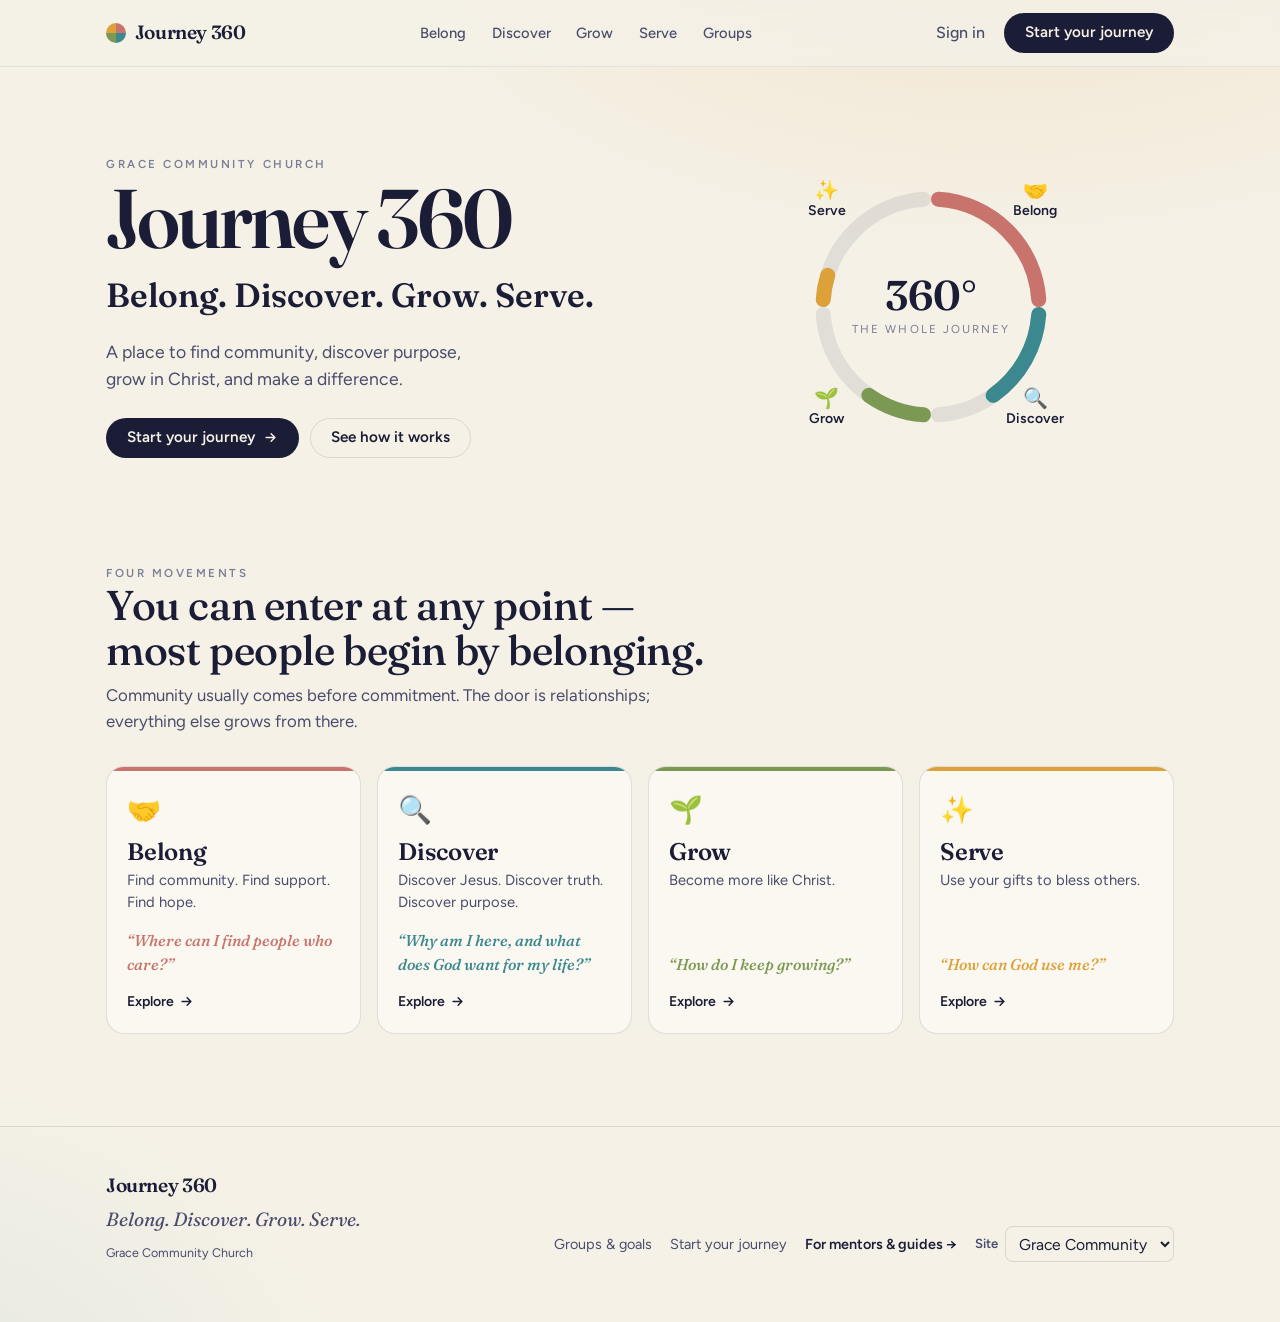
<file: index.html>
<!doctype html>
<html lang="en">
<head>
  <meta charset="utf-8" />
  <meta name="viewport" content="width=device-width, initial-scale=1" />
  <title>Journey 360</title>
  <link rel="preconnect" href="https://fonts.googleapis.com">
  <link rel="preconnect" href="https://fonts.gstatic.com" crossorigin>
  <link href="https://fonts.googleapis.com/css2?family=Fraunces:ital,opsz,wght@0,9..144,400;0,9..144,500;0,9..144,600;1,9..144,400;1,9..144,500&family=Figtree:wght@400;500;600;700&display=swap" rel="stylesheet">
  <link rel="stylesheet" href="./app.css" />
</head>
<body>
  <header class="nav" id="nav"></header>
  <main id="app"></main>
  <footer id="foot"></footer>
  <div class="toast" id="toast"></div>
  <script type="module" src="./src/app.js"></script>
</body>
</html>
</file>
<file: app.css>
:root{
  --paper:#F5F1E7; --paper-2:#EFEADC; --card:#FBF8F1;
  --ink:#1B1D36; --ink-2:#4A4C6B; --ink-3:#7C7E96;
  --line:rgba(27,29,54,.12); --line-2:rgba(27,29,54,.07);
  --belong:#C8746D; --discover:#3C888F; --grow:#7C9954; --serve:#DDA13A; --gold:#DDA13A;
  --radius:18px; --shadow:0 1px 2px rgba(27,29,54,.05),0 10px 30px -18px rgba(27,29,54,.35);
  --maxw:1120px;
  --serif:"Fraunces",Georgia,serif; --sans:"Figtree",ui-sans-serif,system-ui,-apple-system,Segoe UI,Roboto,sans-serif;
}
*{box-sizing:border-box}
html{scroll-behavior:smooth}
body{margin:0;font-family:var(--sans);color:var(--ink);background:var(--paper);
  background-image:radial-gradient(1100px 600px at 78% -8%,rgba(221,161,58,.16),transparent 60%),radial-gradient(900px 700px at -10% 110%,rgba(60,136,143,.10),transparent 55%);
  -webkit-font-smoothing:antialiased;line-height:1.55;min-height:100vh}
a{color:inherit;text-decoration:none;cursor:pointer}
button{font-family:inherit;cursor:pointer}
h1,h2,h3,h4{font-family:var(--serif);font-weight:500;line-height:1.08;letter-spacing:-.01em;margin:0}
p{margin:0}
.wrap{max-width:var(--maxw);margin:0 auto;padding:0 26px}
.muted{color:var(--ink-2)} .tiny{font-size:.78rem} .center{text-align:center}
:focus-visible{outline:2.5px solid var(--gold);outline-offset:3px;border-radius:6px}
.hidden{display:none!important}

.btn{display:inline-flex;align-items:center;gap:.5rem;padding:.72rem 1.25rem;border-radius:100px;border:1px solid transparent;font-weight:600;font-size:.95rem;line-height:1;transition:.18s;background:var(--ink);color:var(--paper)}
.btn:hover{transform:translateY(-1px);box-shadow:0 10px 24px -12px rgba(27,29,54,.6)}
.btn.ghost{background:transparent;color:var(--ink);border-color:var(--line)}
.btn.ghost:hover{border-color:var(--ink);background:rgba(27,29,54,.03);box-shadow:none}
.btn.sm{padding:.5rem .9rem;font-size:.85rem}
.eyebrow{font-weight:600;font-size:.72rem;letter-spacing:.22em;text-transform:uppercase;color:var(--ink-3)}
.backlink{display:inline-flex;gap:.4rem;color:var(--ink-2);font-weight:600;font-size:.9rem;margin-bottom:8px}
.backlink:hover{color:var(--ink)}

/* nav */
header.nav{position:sticky;top:0;z-index:40;backdrop-filter:blur(10px);background:rgba(245,241,231,.82);border-bottom:1px solid var(--line-2)}
.nav-in{display:flex;align-items:center;justify-content:space-between;height:66px}
.brand{display:flex;align-items:center;gap:.55rem;font-family:var(--serif);font-size:1.2rem;font-weight:600;letter-spacing:-.02em;cursor:pointer}
.brand-dot{width:20px;height:20px;border-radius:50%;background:conic-gradient(var(--belong) 0 25%,var(--discover) 25% 50%,var(--grow) 50% 75%,var(--serve) 75% 100%)}
.nav-links{display:flex;gap:.2rem}
.nav-links a{padding:.5rem .7rem;border-radius:100px;font-weight:500;font-size:.92rem;color:var(--ink-2)}
.nav-links a:hover{color:var(--ink);background:rgba(27,29,54,.05)}
.nav-right{display:flex;align-items:center;gap:.6rem}
.avatar{width:34px;height:34px;border-radius:50%;background:var(--ink);color:var(--paper);display:grid;place-items:center;font-weight:700;font-size:.9rem}
.nav-user{display:flex;align-items:center;gap:.5rem;cursor:pointer;padding:.2rem;border-radius:100px;border:1px solid var(--line)}
.nav-user:hover{background:rgba(27,29,54,.03)}

/* subnav (member/leader tabs) */
.subnav{border-bottom:1px solid var(--line-2);background:rgba(251,248,241,.6)}
.subnav-in{display:flex;gap:.3rem;overflow-x:auto}
.subnav a{padding:.85rem .8rem;font-weight:600;font-size:.9rem;color:var(--ink-3);border-bottom:2px solid transparent;white-space:nowrap}
.subnav a.on{color:var(--ink);border-bottom-color:var(--gold)}
.subnav a:hover{color:var(--ink)}

/* hero */
.hero{padding:60px 0 26px}
.hero-grid{display:grid;grid-template-columns:1.05fr .95fr;gap:46px;align-items:center}
.hero h1{font-size:clamp(3rem,7vw,5.2rem);letter-spacing:-.035em;font-weight:600}
.hero .path{font-family:var(--serif);font-style:italic;font-size:clamp(1.4rem,3.4vw,2.1rem);margin:.35rem 0 1rem;font-weight:500}
.hero .path b{font-style:normal;font-weight:600}
.hero .lede{font-size:1.1rem;color:var(--ink-2);max-width:36ch;margin-bottom:1.6rem}
.hero-cta{display:flex;gap:.7rem;flex-wrap:wrap}
.ringwrap{position:relative;display:grid;place-items:center}
.ringwrap .core{position:absolute;text-align:center;pointer-events:none}
.ringwrap .core .big{font-family:var(--serif);font-size:2.6rem;line-height:1;font-weight:600}
.ringwrap .core .small{font-size:.72rem;letter-spacing:.18em;text-transform:uppercase;color:var(--ink-3);margin-top:.3rem}
svg .arc-track{fill:none;stroke:rgba(27,29,54,.09);stroke-width:15;stroke-linecap:round}
svg .arc-fill{fill:none;stroke-width:15;stroke-linecap:round;transition:stroke-dasharray 1.1s cubic-bezier(.22,1,.36,1)}
svg text.lbl{font-family:var(--sans);font-weight:600;font-size:14px;fill:var(--ink)}
svg text.emo{font-size:20px} svg text.pct{font-family:var(--sans);font-weight:600;font-size:12px;fill:var(--ink-3)}
@keyframes drawin{from{stroke-dasharray:0 100}}
.animate .arc-fill{animation:drawin 1.2s cubic-bezier(.22,1,.36,1) both}

section.block{padding:52px 0}
.sec-head{max-width:60ch;margin-bottom:32px}
.sec-head h2{font-size:clamp(1.9rem,4vw,2.6rem);font-weight:500}
.sec-head p{color:var(--ink-2);margin-top:.6rem;font-size:1.05rem}

/* pillar cards */
.pillars{display:grid;grid-template-columns:repeat(4,1fr);gap:16px}
.pcard{background:var(--card);border:1px solid var(--line);border-radius:var(--radius);padding:22px 20px 20px;position:relative;overflow:hidden;transition:.2s;cursor:pointer;display:flex;flex-direction:column;min-height:220px}
.pcard:before{content:"";position:absolute;left:0;top:0;height:4px;width:100%;background:var(--pc)}
.pcard:hover{transform:translateY(-4px);box-shadow:var(--shadow);border-color:var(--pc)}
.pcard .emo{font-size:1.7rem}
.pcard h3{font-size:1.5rem;margin:.5rem 0 .2rem;font-weight:600}
.pcard .tag{color:var(--ink-2);font-size:.92rem;margin-bottom:.9rem}
.pcard .q{margin-top:auto;font-family:var(--serif);font-style:italic;color:var(--pc);font-size:.98rem;font-weight:500}
.pcard .go{margin-top:.85rem;font-weight:600;font-size:.88rem;display:inline-flex;gap:.3rem;align-items:center}
.pcard:hover .go{gap:.55rem}

/* pillar detail */
.detail-hero{padding:48px 0 8px}
.detail-hero h1{font-size:clamp(2.5rem,6vw,3.8rem);font-weight:600;margin:.4rem 0 .3rem}
.detail-hero .path{font-family:var(--serif);font-style:italic;font-size:1.35rem;font-weight:500}
.qbanner{display:inline-flex;align-items:center;gap:.7rem;margin-top:1.3rem;padding:.7rem 1.15rem;background:color-mix(in srgb,var(--pc) 14%,transparent);border-radius:100px;font-family:var(--serif);font-style:italic;font-size:1.05rem}
.qbanner .k{font-family:var(--sans);font-style:normal;font-weight:600;font-size:.68rem;letter-spacing:.14em;text-transform:uppercase;color:var(--pc)}
.res-grid{display:grid;grid-template-columns:repeat(2,1fr);gap:14px}
.res{background:var(--card);border:1px solid var(--line);border-radius:14px;padding:18px;display:flex;gap:14px;align-items:flex-start}
.res:hover{border-color:var(--pc)}
.rtitle{font-weight:600;font-size:1.02rem;display:flex;align-items:center;gap:.5rem;flex-wrap:wrap}
.ract{margin-top:.6rem;display:flex;gap:.5rem;flex-wrap:wrap}
.chk{width:26px;height:26px;border-radius:50%;border:2px solid var(--line);flex:none;margin-top:2px}
.pill-tag{font-size:.66rem;font-weight:700;letter-spacing:.06em;text-transform:uppercase;padding:.18rem .5rem;border-radius:100px;background:var(--paper-2);color:var(--ink-3)}
.pill-tag.pub{background:#e8edda;color:#516a2f}.pill-tag.mem{background:#f6ead0;color:#7a5510}.pill-tag.assess{background:#dfeceb;color:#20585d}

/* dashboard */
.dash-top{display:grid;grid-template-columns:1.15fr 1fr;gap:34px;align-items:center;padding:40px 0 16px}
.dash-top h1{font-size:clamp(2rem,4.4vw,2.9rem);font-weight:600}
.stage-chip{display:inline-flex;align-items:center;gap:.5rem;padding:.4rem .85rem;border-radius:100px;background:var(--ink);color:var(--paper);font-size:.82rem;font-weight:600;margin-top:.6rem}
.bars{display:flex;flex-direction:column;gap:13px;margin-top:20px;max-width:420px}
.bar-row{display:grid;grid-template-columns:110px 1fr 42px;align-items:center;gap:12px}
.bar-row .nm{font-weight:600;font-size:.92rem;display:flex;align-items:center;gap:.4rem}
.track{height:9px;border-radius:100px;background:rgba(27,29,54,.09);overflow:hidden}
.fill{height:100%;border-radius:100px;transition:width .9s cubic-bezier(.22,1,.36,1)}
.bar-row .vv{text-align:right;font-variant-numeric:tabular-nums;font-weight:600;font-size:.86rem;color:var(--ink-2)}
.nextstep{background:linear-gradient(180deg,#f6ead0,#f3e6c9);border:1px solid rgba(221,161,58,.4);border-radius:var(--radius);padding:24px 26px;margin:14px 0 6px;display:flex;gap:20px;align-items:center;justify-content:space-between;flex-wrap:wrap}
.nextstep .ns-k{font-size:.72rem;letter-spacing:.18em;text-transform:uppercase;font-weight:700;color:#8a5f14}
.nextstep h3{font-size:1.5rem;margin:.35rem 0 .2rem;font-weight:600}
.nextstep p{color:#6c5a2f;max-width:52ch}
.dgrid{display:grid;grid-template-columns:1fr 1fr;gap:20px;margin-top:8px}
.panel{background:var(--card);border:1px solid var(--line);border-radius:var(--radius);padding:22px}
.panel h3{font-size:1.25rem;margin-bottom:2px;font-weight:600}
.panel .sub{color:var(--ink-3);font-size:.85rem;margin-bottom:14px}
.item{display:flex;align-items:center;justify-content:space-between;gap:12px;padding:12px 0;border-top:1px solid var(--line-2)}
.item:first-of-type{border-top:0}
.il{display:flex;align-items:center;gap:12px;min-width:0}
.idot{width:34px;height:34px;border-radius:10px;flex:none;display:grid;place-items:center;font-size:1rem;background:var(--paper-2)}
.item .nm{font-weight:600;font-size:.96rem}.item .rst{font-size:.82rem;color:var(--ink-2)}
.item .rst b{color:var(--discover)}

/* today */
.today-grid{display:grid;grid-template-columns:1fr 1fr;gap:20px}
.reading-today{margin-top:12px;padding:16px 18px;background:var(--paper-2);border-radius:14px}
.reading-today .rlabel{font-size:.72rem;letter-spacing:.14em;text-transform:uppercase;font-weight:700;color:var(--ink-3)}
.reading-today .rref{font-family:var(--serif);font-size:1.5rem;font-weight:600;margin-top:4px}
.memory{margin:10px 0;font-family:var(--serif);font-style:italic;color:var(--serve);font-weight:500}
.sabbath-days{display:flex;flex-direction:column;gap:8px;margin-top:6px}
.sday{border:1px solid var(--line);border-radius:12px;padding:10px 12px;cursor:pointer;transition:.14s}
.sday:hover{border-color:var(--ink-3)}
.sday.now{border-color:var(--serve);background:#f6ead0}
.sday.done{opacity:.6}
.sday.done .sdread{text-decoration:line-through}
.sdname{font-size:.72rem;font-weight:700;letter-spacing:.05em;text-transform:uppercase;color:var(--ink-3)}
.sdread{font-weight:600;font-size:.95rem;margin:.1rem 0}
.sdfocus{font-size:.82rem;color:var(--ink-2)}
.habit-grid{display:grid;grid-template-columns:1fr 1fr;gap:10px;margin-top:4px}
.habit{border:1px solid var(--line);border-radius:12px;padding:12px;cursor:pointer;transition:.14s;background:var(--paper)}
.habit:hover{border-color:var(--grow)}
.habit.on{border-color:var(--grow);background:#e8edda}
.hemo{font-size:1.3rem}.hn{font-weight:600;font-size:.9rem;margin-top:.2rem}.hd{font-size:.74rem;color:var(--ink-3)}
.week7{margin-top:16px}
.w7label{font-size:.72rem;letter-spacing:.14em;text-transform:uppercase;font-weight:700;color:var(--ink-3);margin-bottom:8px}
.w7row{display:flex;gap:10px;align-items:flex-end;height:56px}
.w7col{flex:1;display:flex;flex-direction:column;align-items:center;justify-content:flex-end;gap:4px}
.w7bar{width:70%;border-radius:6px 6px 0 0}
.w7lbl{font-size:.7rem;color:var(--ink-3);font-weight:600}

/* assessment */
.assess-shell{max-width:640px;margin:0 auto}
.qprog{height:6px;border-radius:100px;background:rgba(27,29,54,.1);overflow:hidden;margin:8px 0 26px}
.qprog .qf{height:100%;background:var(--gold);transition:width .3s}
.statement{font-family:var(--serif);font-size:1.7rem;line-height:1.25;font-weight:500;margin-bottom:24px}
.scale{display:grid;gap:9px}
.scale button{text-align:left;padding:.85rem 1.05rem;border-radius:12px;border:1px solid var(--line);background:var(--card);font-weight:500;font-size:.98rem;transition:.14s;display:flex;justify-content:space-between;align-items:center}
.scale button:hover{border-color:var(--gold);background:#f6ead0;transform:translateX(3px)}
.scale .dot{width:14px;height:14px;border-radius:50%;border:2px solid var(--ink-3)}
.result-hero{padding:14px 0}
.result-hero .rname{font-family:var(--serif);font-size:clamp(2rem,5vw,3rem);font-weight:600;color:var(--discover);margin:.3rem 0}
.tag-row{display:flex;gap:8px;flex-wrap:wrap;justify-content:center;margin-top:14px}
.tag-row span{padding:.35rem .8rem;border-radius:100px;background:var(--paper-2);font-size:.85rem;font-weight:600}

/* chat + ask */
.chat-tabs{display:flex;gap:8px;align-items:center;margin-bottom:12px;flex-wrap:wrap}
.ctab{padding:.5rem .9rem;border-radius:100px;border:1px solid var(--line);background:var(--card);font-weight:600;font-size:.85rem;color:var(--ink-2)}
.ctab.on{background:var(--ink);color:var(--paper);border-color:var(--ink)}
.chat{border:1px solid var(--line);border-radius:var(--radius);background:var(--card);overflow:hidden}
.chat-msgs{padding:18px;display:flex;flex-direction:column;gap:12px;max-height:52vh;overflow-y:auto}
.cmsg{display:flex;gap:10px;max-width:80%}
.cmsg.me{margin-left:auto;flex-direction:row-reverse}
.cav{width:30px;height:30px;border-radius:50%;flex:none;background:var(--paper-2);display:grid;place-items:center;font-size:.75rem;font-weight:700}
.cbub{background:var(--paper-2);padding:10px 13px;border-radius:14px}
.cmsg.me .cbub{background:var(--ink);color:var(--paper)}
.cbub.ai{background:#dfeceb}
.cmeta{font-size:.72rem;color:var(--ink-3);margin-bottom:2px}
.cmsg.me .cmeta{color:rgba(245,241,231,.7)}
.crole{background:var(--serve);color:#2a1e00;padding:0 .35rem;border-radius:100px;font-weight:700;font-size:.62rem}
.ctext{font-size:.95rem;white-space:pre-wrap;word-break:break-word}
.chat-input{display:flex;gap:8px;padding:12px;border-top:1px solid var(--line)}
.chat-input input{flex:1;padding:.7rem .9rem;border-radius:100px;border:1px solid var(--line);background:var(--paper);font-family:inherit;font-size:.95rem}
.chat-input input:focus{outline:none;border-color:var(--gold)}
.ask-thread{display:flex;flex-direction:column;gap:12px;min-height:120px}
.suggests{display:flex;flex-wrap:wrap;gap:8px}
.sugg{padding:.55rem .9rem;border-radius:100px;border:1px solid var(--line);background:var(--card);font-weight:500;font-size:.88rem;color:var(--ink-2)}
.sugg:hover{border-color:var(--gold);color:var(--ink)}

/* forms */
.formcard{background:var(--card);border:1px solid var(--line);border-radius:22px;padding:34px;box-shadow:var(--shadow);max-width:620px;margin:0 auto}
.field{margin-bottom:16px}.field label{display:block;font-weight:600;font-size:.86rem;margin-bottom:.4rem}
.input,select,textarea{width:100%;padding:.75rem .85rem;border-radius:12px;border:1px solid var(--line);background:var(--paper);font-family:inherit;font-size:.98rem;color:var(--ink)}
.input:focus,select:focus,textarea:focus{border-color:var(--gold);outline:none;box-shadow:0 0 0 3px rgba(221,161,58,.18)}
.grid2{display:grid;grid-template-columns:1fr 1fr;gap:14px}
.stages{display:grid;grid-template-columns:1fr 1fr;gap:10px}
.stage-opt{border:1px solid var(--line);border-radius:12px;padding:12px 14px;cursor:pointer;transition:.15s;display:flex;gap:10px;align-items:center;background:var(--paper);text-align:left}
.stage-opt:hover{border-color:var(--ink-3)}
.stage-opt.sel{border-color:var(--gold);background:#f6ead0;box-shadow:0 0 0 2px rgba(221,161,58,.25)}
.stage-opt .r{width:18px;height:18px;border-radius:50%;border:2px solid var(--ink-3);flex:none;display:grid;place-items:center}
.stage-opt.sel .r:after{content:"";width:9px;height:9px;border-radius:50%;background:var(--gold)}
.stage-opt .st{font-weight:600;font-size:.92rem}.stage-opt .sd{font-size:.76rem;color:var(--ink-3)}
.note-compose textarea{min-height:78px;resize:vertical}

/* leadership */
.lead-banner{background:var(--ink);color:var(--paper)}
.lead-banner .wrap{display:flex;align-items:center;justify-content:space-between;gap:16px;padding:12px 26px;flex-wrap:wrap}
.lead-banner .lb-l{display:flex;align-items:center;gap:.7rem;font-weight:600}
.dotpulse{width:9px;height:9px;border-radius:50%;background:var(--serve)}
.lb-role{font-size:.78rem;letter-spacing:.14em;text-transform:uppercase;color:rgba(245,241,231,.65)}
.role-badge{display:inline-flex;gap:.4rem;padding:.28rem .7rem;border-radius:100px;font-size:.76rem;font-weight:700}
.role-badge.mentor{background:#dfeceb;color:#20585d}.role-badge.guide{background:#f3e2df;color:#8a3f38}.role-badge.leader{background:#f6ead0;color:#7a5510}
.caps{display:flex;flex-wrap:wrap;gap:8px;margin-top:14px}
.caps span{font-size:.8rem;font-weight:600;padding:.35rem .75rem;border-radius:100px;background:var(--card);border:1px solid var(--line);color:var(--ink-2)}
.caps span:before{content:"✓ ";color:var(--grow);font-weight:800}
.statgrid{display:grid;grid-template-columns:repeat(4,1fr);gap:14px;margin:22px 0}
.stat{background:var(--card);border:1px solid var(--line);border-radius:14px;padding:18px}
.stat .n{font-family:var(--serif);font-size:2.3rem;font-weight:600;line-height:1}.stat .l{font-size:.82rem;color:var(--ink-2);margin-top:.3rem}
.stat.warn .n{color:var(--belong)}
.avgblock{background:var(--card);border:1px solid var(--line);border-radius:16px;padding:20px 22px;margin-bottom:22px}
.avgblock h4{font-family:var(--sans);font-weight:700;font-size:.78rem;letter-spacing:.14em;text-transform:uppercase;color:var(--ink-3);margin-bottom:14px}
.toolbar{display:flex;gap:10px;flex-wrap:wrap;margin-bottom:14px}
.toolbar .search{flex:1;min-width:200px}.toolbar .search input{width:100%;padding:.6rem .8rem;border-radius:10px;border:1px solid var(--line);background:var(--card);font-family:inherit}
.toggle{display:inline-flex;align-items:center;gap:.5rem;font-size:.86rem;font-weight:600;padding:.55rem .85rem;border-radius:10px;border:1px solid var(--line);background:var(--card);cursor:pointer}
.toggle.on{background:#f3e2df;border-color:var(--belong);color:#8a3f38}
.mtable-wrap{overflow-x:auto;border:1px solid var(--line);border-radius:16px;background:var(--card)}
table.mtable{width:100%;border-collapse:collapse;min-width:760px}
table.mtable th{text-align:left;font-size:.72rem;letter-spacing:.08em;text-transform:uppercase;color:var(--ink-3);font-weight:700;padding:14px 16px;border-bottom:1px solid var(--line);white-space:nowrap}
table.mtable td{padding:13px 16px;border-bottom:1px solid var(--line-2);font-size:.92rem;vertical-align:middle}
table.mtable tr.mrow{cursor:pointer}
table.mtable tr.mrow:hover td{background:var(--paper-2)}
table.mtable tr:last-child td{border-bottom:none}
.m-name{font-weight:600;display:flex;align-items:center;gap:.5rem}.m-mail{color:var(--ink-3);font-size:.78rem}
.flag{font-size:.66rem;font-weight:800;text-transform:uppercase;color:#8a3f38;background:#f3e2df;padding:.15rem .45rem;border-radius:100px}
.you-tag{font-size:.66rem;font-weight:800;color:#20585d;background:#dfeceb;padding:.15rem .45rem;border-radius:100px}
.minibars{display:flex;gap:5px}.minibars .mb{width:30px}
.minibars .mt{height:7px;border-radius:100px;background:rgba(27,29,54,.1);overflow:hidden}.minibars .mf{height:100%;border-radius:100px}
.minibars .ml{font-size:.58rem;color:var(--ink-3);text-align:center;margin-top:2px;font-weight:700}
.ov{font-variant-numeric:tabular-nums;font-weight:700}
.mentor-cell{font-size:.86rem}.mentor-cell .none{color:var(--ink-3);font-style:italic}
.empty{text-align:center;padding:50px 20px;color:var(--ink-3)}
.md-meta{display:flex;gap:18px;flex-wrap:wrap;color:var(--ink-2);font-size:.88rem;margin-top:.5rem}
.assign-row{display:flex;align-items:center;gap:10px;flex-wrap:wrap}
.assign-row select{width:auto;padding:.5rem .7rem}
.timeline{margin-top:14px;display:flex;flex-direction:column}
.tnote{padding:12px 0;border-top:1px solid var(--line-2);display:flex;gap:12px}.tnote:first-child{border-top:none}
.tnote .tav{width:30px;height:30px;border-radius:8px;flex:none;background:var(--paper-2);display:grid;place-items:center}
.tnote.checkin .tav{background:#e8edda}.tby{font-weight:600;font-size:.88rem}.twhen{color:var(--ink-3);font-size:.76rem}.ttext{font-size:.92rem;color:var(--ink-2);margin-top:.2rem}

/* groups */
.gcards{display:grid;grid-template-columns:repeat(auto-fill,minmax(300px,1fr));gap:16px}
.gcard{background:var(--card);border:1px solid var(--line);border-radius:var(--radius);padding:20px}
.ghead{display:flex;align-items:center;gap:12px}
.gemo{width:44px;height:44px;border-radius:12px;display:grid;place-items:center;font-size:1.3rem;flex:none}
.gname{font-family:var(--serif);font-size:1.3rem;font-weight:600}.gleader{font-size:.8rem;color:var(--ink-3)}
.gpct{margin-left:auto;font-family:var(--serif);font-size:1.7rem;font-weight:600}
.gdesc{color:var(--ink-2);font-size:.9rem;margin:10px 0}
.ggoal{font-size:.86rem;font-weight:600;margin-bottom:8px}

/* ai review */
.ailist{display:flex;flex-direction:column;gap:14px}
.airow{background:var(--card);border:1px solid var(--line);border-radius:14px;padding:18px}
.airow.pending{border-color:rgba(221,161,58,.5)}
.aihead{display:flex;justify-content:space-between;align-items:center;gap:10px;margin-bottom:10px;flex-wrap:wrap}
.aiwho{font-weight:600}.aiwhen{color:var(--ink-3);font-size:.8rem}
.aistatus{font-size:.7rem;font-weight:700;text-transform:uppercase;padding:.2rem .55rem;border-radius:100px}
.aistatus.pending{background:#f6ead0;color:#7a5510}.aistatus.approved{background:#e8edda;color:#4f6a2c}.aistatus.flagged{background:#f3e2df;color:#8a3f38}
.aiq{font-weight:600;margin-bottom:6px}.aia{color:var(--ink-2);font-size:.93rem;white-space:pre-wrap;background:var(--paper-2);padding:12px;border-radius:10px}
.aiacts{display:flex;gap:.6rem;margin-top:12px}

/* footer */
footer{border-top:1px solid var(--line);margin-top:40px;padding:44px 0 60px}
.foot-in{display:flex;justify-content:space-between;align-items:flex-end;gap:24px;flex-wrap:wrap}
.foot-in .path{font-family:var(--serif);font-style:italic;font-size:1.2rem;margin-top:.3rem}
.foot-links{display:flex;gap:18px;flex-wrap:wrap;align-items:center;color:var(--ink-2);font-size:.9rem}
.foot-links a:hover{color:var(--ink)}
.site-switch{display:inline-flex;align-items:center;gap:.4rem;font-weight:600;font-size:.82rem}
.site-switch select{width:auto;padding:.4rem .6rem;border-radius:8px}

/* toast */
.toast{position:fixed;left:50%;bottom:26px;transform:translateX(-50%) translateY(20px);opacity:0;background:var(--ink);color:var(--paper);padding:.85rem 1.3rem;border-radius:100px;font-weight:600;font-size:.92rem;z-index:80;transition:.3s;box-shadow:0 12px 30px -10px rgba(0,0,0,.5);pointer-events:none}
.toast.show{opacity:1;transform:translateX(-50%) translateY(0)}

@media (max-width:900px){
  .hero-grid{grid-template-columns:1fr;gap:20px}.ringwrap{order:-1;max-width:340px;margin:0 auto}
  .pillars{grid-template-columns:1fr 1fr}.dash-top{grid-template-columns:1fr}.dgrid,.today-grid{grid-template-columns:1fr}
  .statgrid{grid-template-columns:1fr 1fr}.nav-links{display:none}
}
@media (max-width:560px){
  .wrap{padding:0 18px}.pillars,.res-grid,.grid2,.stages,.habit-grid{grid-template-columns:1fr}
  .formcard{padding:24px}
}
@media (prefers-reduced-motion:reduce){*{animation-duration:.001ms!important;transition-duration:.05ms!important}}
</file>
